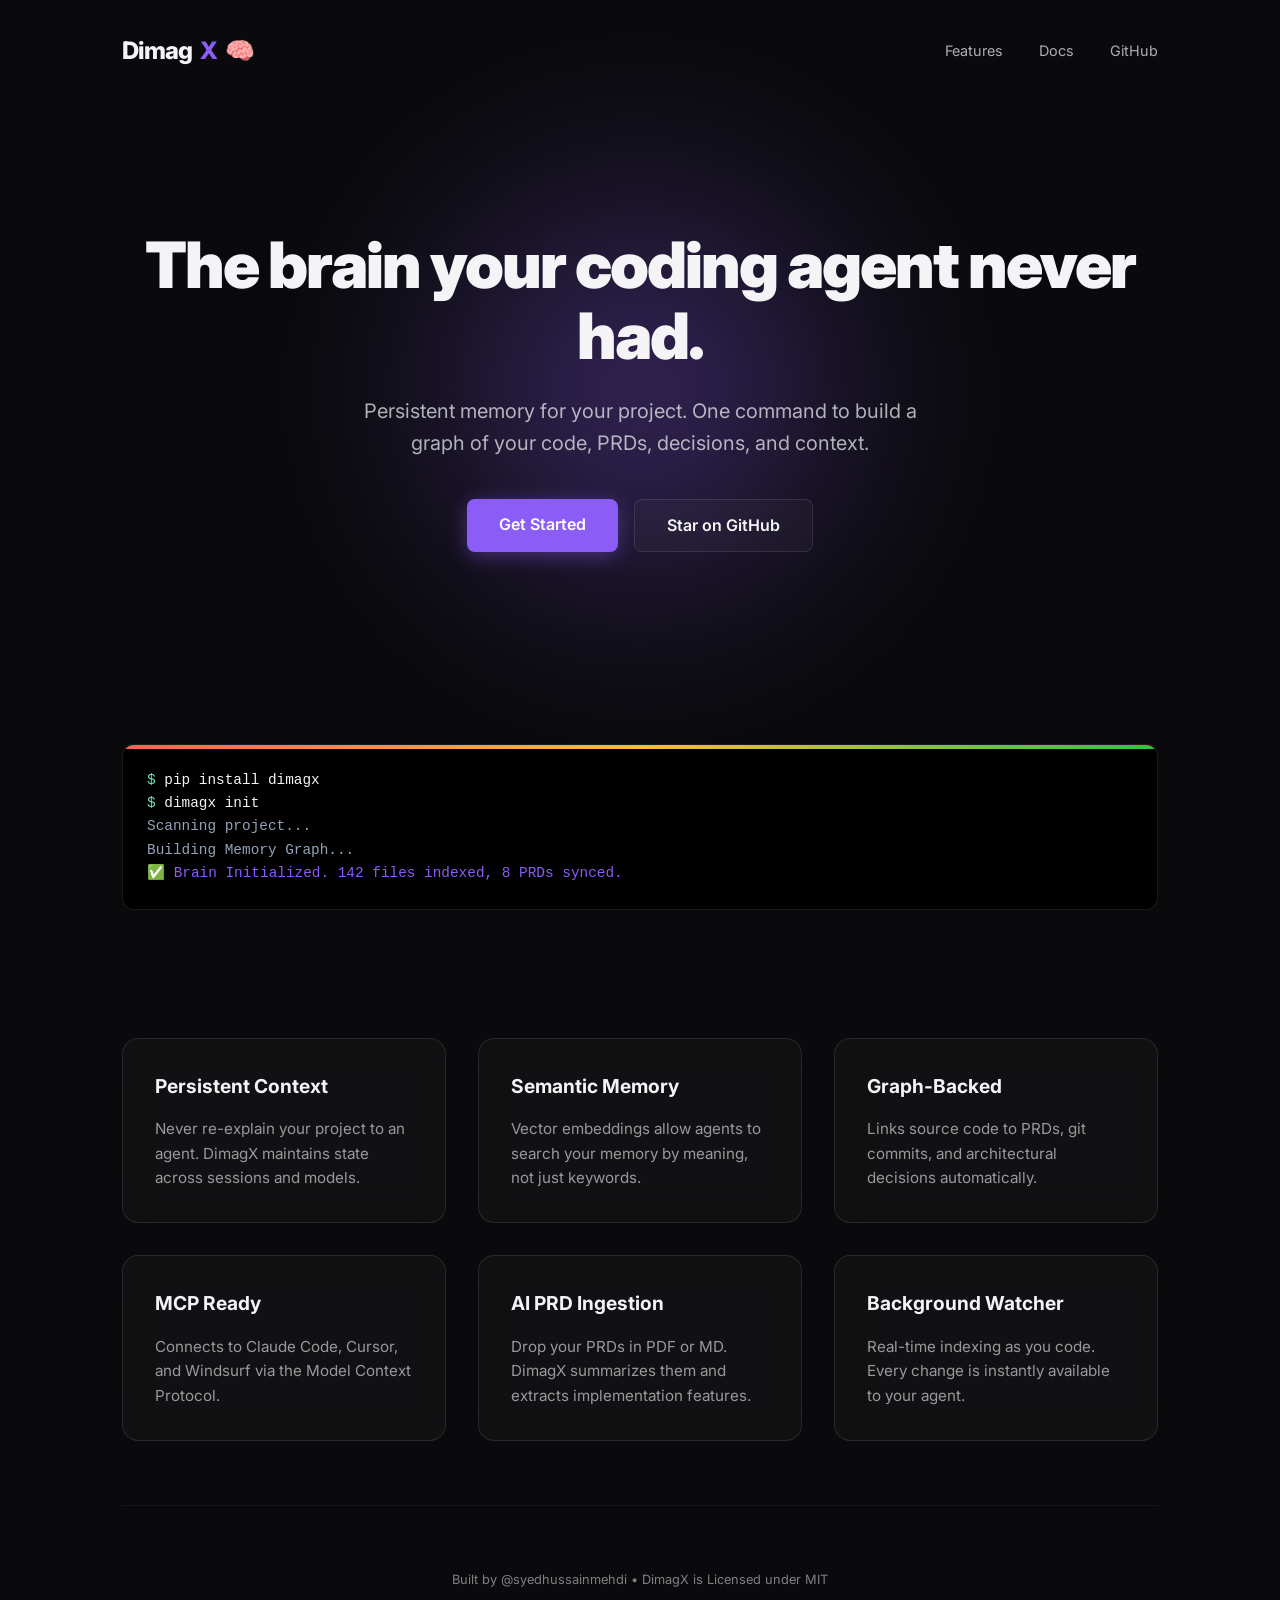
<file: website/index.html>
<!DOCTYPE html>
<html lang="en">

<head>
    <meta charset="UTF-8">
    <meta name="viewport" content="width=device-width, initial-scale=1.0">
    <title>DimagX | Project Brain for Coding Agents</title>
    <link rel="preconnect" href="https://fonts.googleapis.com">
    <link rel="preconnect" href="https://fonts.gstatic.com" crossorigin>
    <link href="https://fonts.googleapis.com/css2?family=Inter:wght@400;600;800;900&display=swap" rel="stylesheet">
    <link rel="stylesheet" href="style.css">
</head>

<body>
    <div class="container">
        <header>
            <div class="logo">Dimag<span>X</span> 🧠</div>
            <nav>
                <a href="#features">Features</a>
                <a href="https://github.com/shmehdi01/dimagx/tree/main/docs">Docs</a>
                <a href="https://github.com/shmehdi01/dimagx">GitHub</a>
            </nav>
        </header>

        <section class="hero">
            <h1>The brain your coding agent never had.</h1>
            <p>Persistent memory for your project. One command to build a graph of your code, PRDs, decisions, and
                context.</p>
            <div class="cta-group">
                <a href="#install" class="btn btn-primary">Get Started</a>
                <a href="https://github.com/shmehdi01/dimagx" class="btn btn-secondary">Star on GitHub</a>
            </div>
        </section>

        <div class="code-window" id="install">
            <span style="color: #6ee7b7;">$</span> pip install dimagx<br>
            <span style="color: #6ee7b7;">$</span> dimagx init<br>
            <span style="color: #94a3b8;">Scanning project... </span><br>
            <span style="color: #94a3b8;">Building Memory Graph... </span><br>
            <span style="color: #8b5cf6;">✅ Brain Initialized. 142 files indexed, 8 PRDs synced.</span>
        </div>

        <section class="features" id="features">
            <div class="card">
                <h3>Persistent Context</h3>
                <p>Never re-explain your project to an agent. DimagX maintains state across sessions and models.</p>
            </div>
            <div class="card">
                <h3>Semantic Memory</h3>
                <p>Vector embeddings allow agents to search your memory by meaning, not just keywords.</p>
            </div>
            <div class="card">
                <h3>Graph-Backed</h3>
                <p>Links source code to PRDs, git commits, and architectural decisions automatically.</p>
            </div>
            <div class="card">
                <h3>MCP Ready</h3>
                <p>Connects to Claude Code, Cursor, and Windsurf via the Model Context Protocol.</p>
            </div>
            <div class="card">
                <h3>AI PRD Ingestion</h3>
                <p>Drop your PRDs in PDF or MD. DimagX summarizes them and extracts implementation features.</p>
            </div>
            <div class="card">
                <h3>Background Watcher</h3>
                <p>Real-time indexing as you code. Every change is instantly available to your agent.</p>
            </div>
        </section>

        <footer>
            Built by @syedhussainmehdi • DimagX is Licensed under MIT
        </footer>
    </div>
</body>

</html>
</file>
<file: website/style.css>
:root {
    --bg: #0a0a0c;
    --fg: #f4f4f7;
    --accent: #8b5cf6;
    --accent-glow: rgba(139, 92, 246, 0.4);
    --surface: rgba(255, 255, 255, 0.03);
    --border: rgba(255, 255, 255, 0.1);
    --font: 'Inter', sans-serif;
}

* {
    margin: 0;
    padding: 0;
    box-sizing: border-box;
}

body {
    background-color: var(--bg);
    color: var(--fg);
    font-family: var(--font);
    line-height: 1.6;
    overflow-x: hidden;
}

.container {
    max-width: 1100px;
    margin: 0 auto;
    padding: 0 2rem;
}

/* Header & Nav */
header {
    padding: 2rem 0;
    display: flex;
    justify-content: space-between;
    align-items: center;
}

.logo {
    font-size: 1.5rem;
    font-weight: 800;
    letter-spacing: -1px;
    display: flex;
    align-items: center;
    gap: 0.5rem;
}

.logo span {
    color: var(--accent);
}

nav a {
    color: var(--fg);
    text-decoration: none;
    margin-left: 2rem;
    font-size: 0.9rem;
    opacity: 0.7;
    transition: 0.3s;
}

nav a:hover {
    opacity: 1;
}

/* Hero Section */
.hero {
    padding: 8rem 0;
    text-align: center;
    position: relative;
}

.hero::before {
    content: '';
    position: absolute;
    top: 50%;
    left: 50%;
    transform: translate(-50%, -50%);
    width: 600px;
    height: 600px;
    background: radial-gradient(circle, var(--accent-glow) 0%, transparent 70%);
    z-index: -1;
    filter: blur(80px);
}

h1 {
    font-size: 4rem;
    font-weight: 900;
    line-height: 1.1;
    margin-bottom: 1.5rem;
    letter-spacing: -2px;
}

.hero p {
    font-size: 1.25rem;
    max-width: 600px;
    margin: 0 auto 2.5rem;
    opacity: 0.7;
}

.cta-group {
    display: flex;
    gap: 1rem;
    justify-content: center;
}

.btn {
    padding: 0.8rem 2rem;
    border-radius: 8px;
    font-weight: 600;
    text-decoration: none;
    transition: 0.3s;
}

.btn-primary {
    background: var(--accent);
    color: white;
    box-shadow: 0 4px 20px var(--accent-glow);
}

.btn-secondary {
    background: var(--surface);
    color: var(--fg);
    border: 1px solid var(--border);
    backdrop-filter: blur(10px);
}

.btn:hover {
    transform: translateY(-2px);
}

/* Features Grid */
.features {
    display: grid;
    grid-template-columns: repeat(auto-fit, minmax(300px, 1fr));
    gap: 2rem;
    padding: 4rem 0;
}

.card {
    background: var(--surface);
    border: 1px solid var(--border);
    padding: 2rem;
    border-radius: 16px;
    backdrop-filter: blur(20px);
    transition: 0.3s;
}

.card:hover {
    border-color: var(--accent);
}

.card h3 {
    margin-bottom: 1rem;
    font-size: 1.2rem;
}

.card p {
    font-size: 0.95rem;
    opacity: 0.6;
}

/* Code Preview */
.code-window {
    background: #000;
    border: 1px solid var(--border);
    border-radius: 12px;
    padding: 1.5rem;
    margin: 4rem 0;
    font-family: 'Fira Code', monospace;
    font-size: 0.9rem;
    text-align: left;
    position: relative;
    overflow: hidden;
}

.code-window::before {
    content: '';
    position: absolute;
    top: 0;
    left: 0;
    width: 100%;
    height: 4px;
    background: linear-gradient(90deg, #ff5f56, #ffbd2e, #27c93f);
}

/* Footer */
footer {
    padding: 4rem 0;
    border-top: 1px solid var(--border);
    text-align: center;
    opacity: 0.5;
    font-size: 0.8rem;
}

@media (max-width: 768px) {
    h1 { font-size: 2.5rem; }
    .hero { padding: 4rem 0; }
}
</file>
